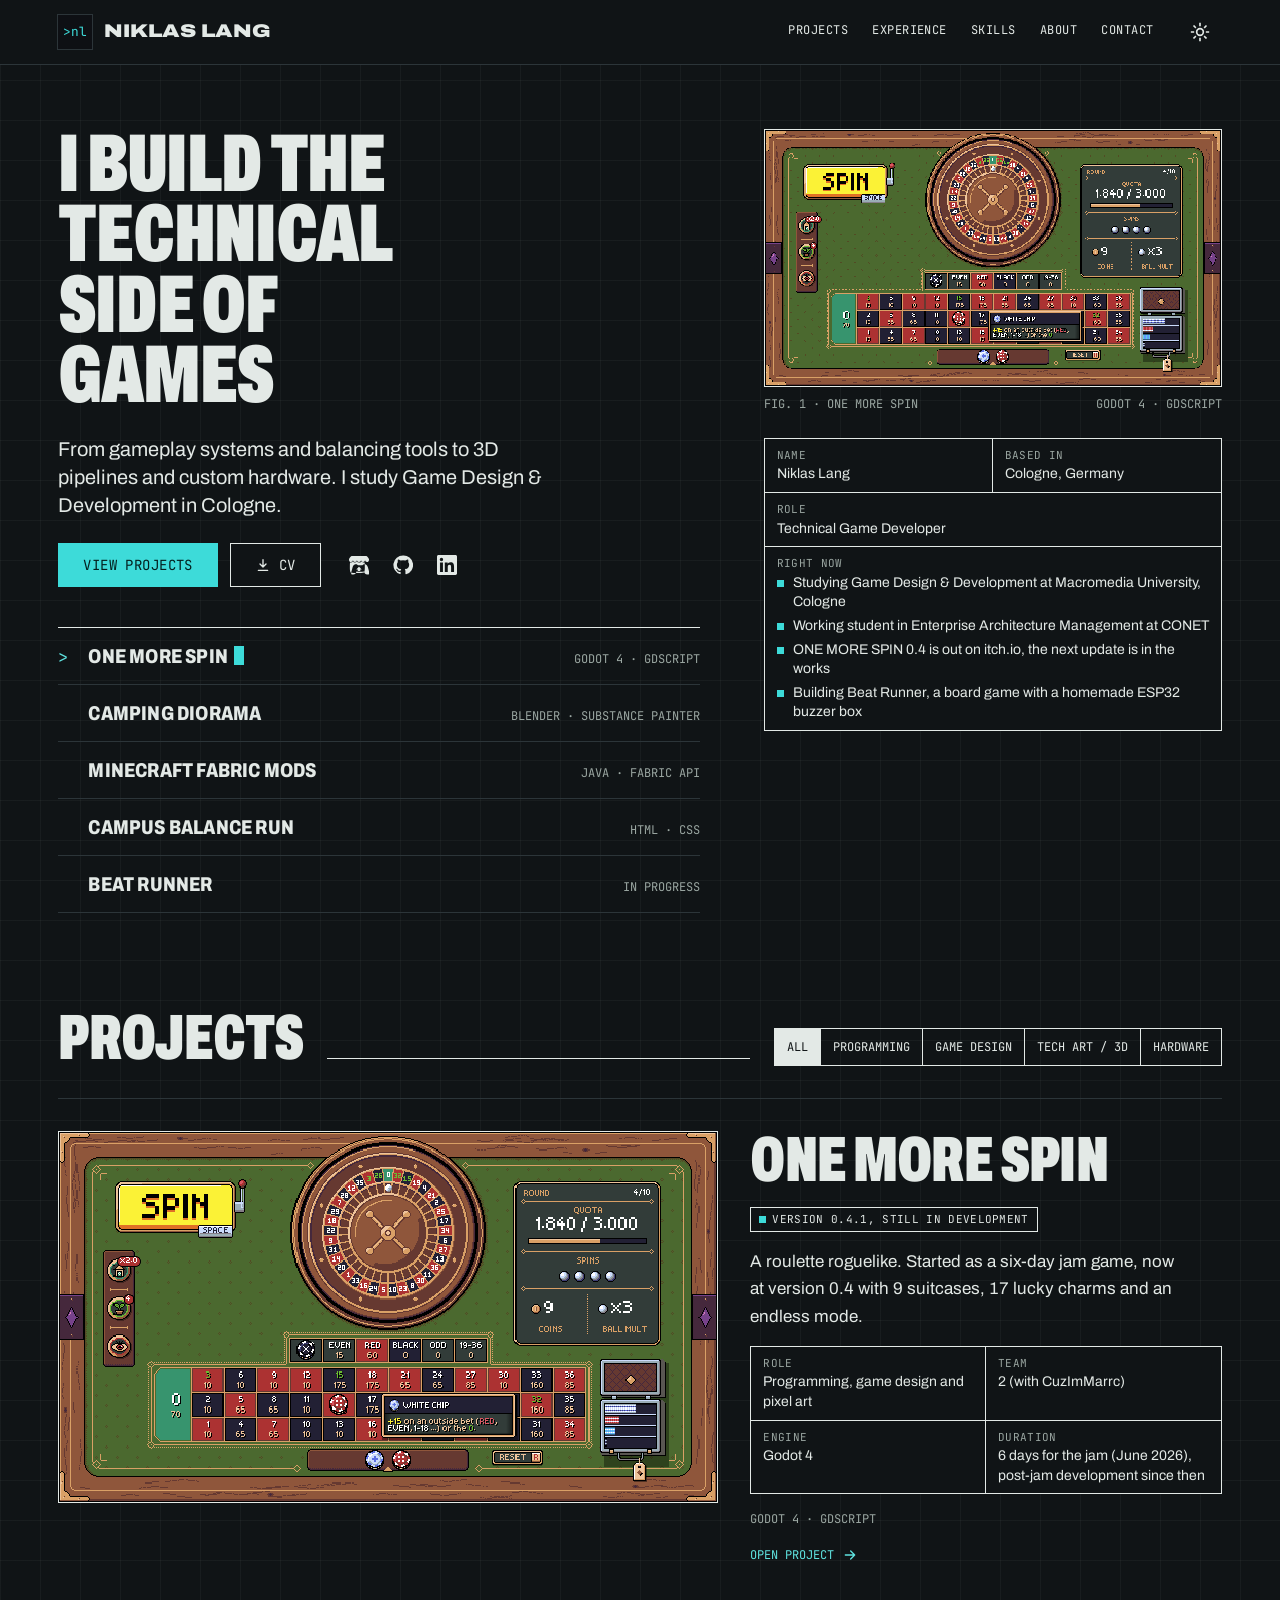
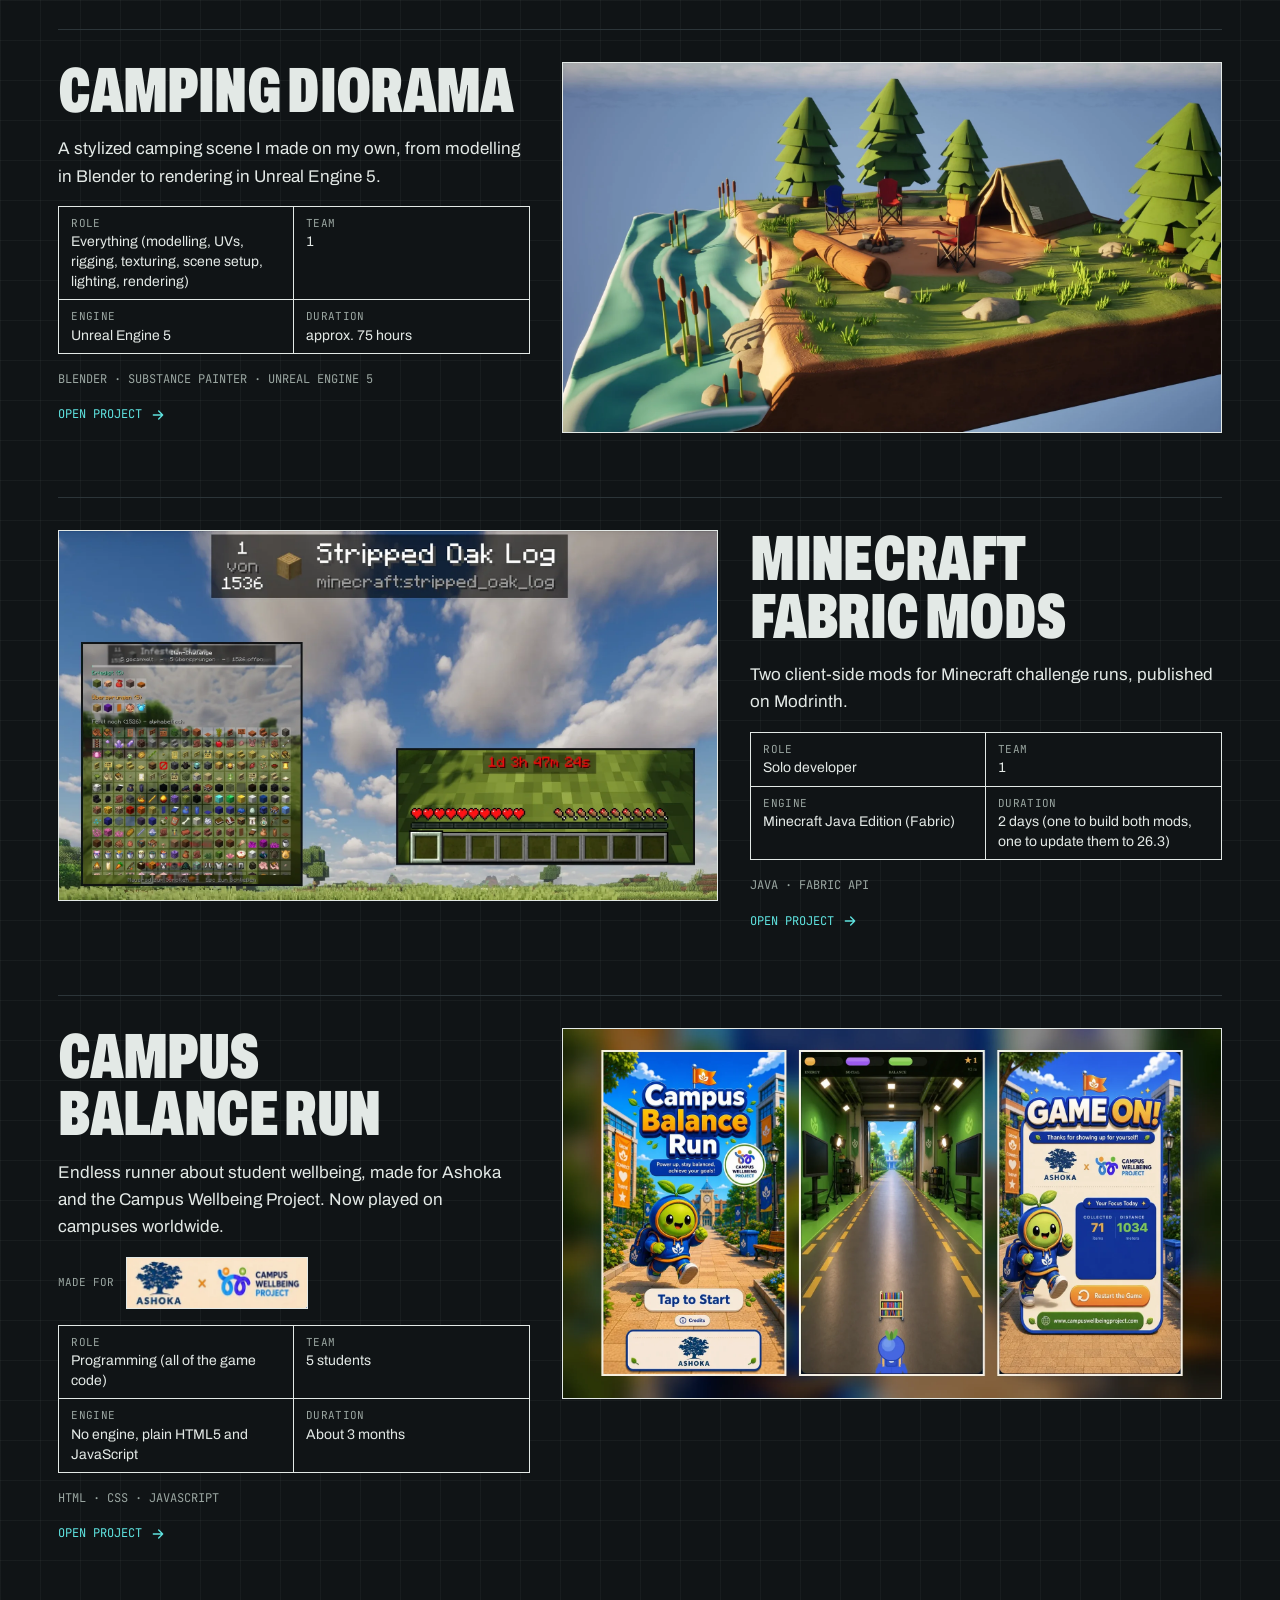
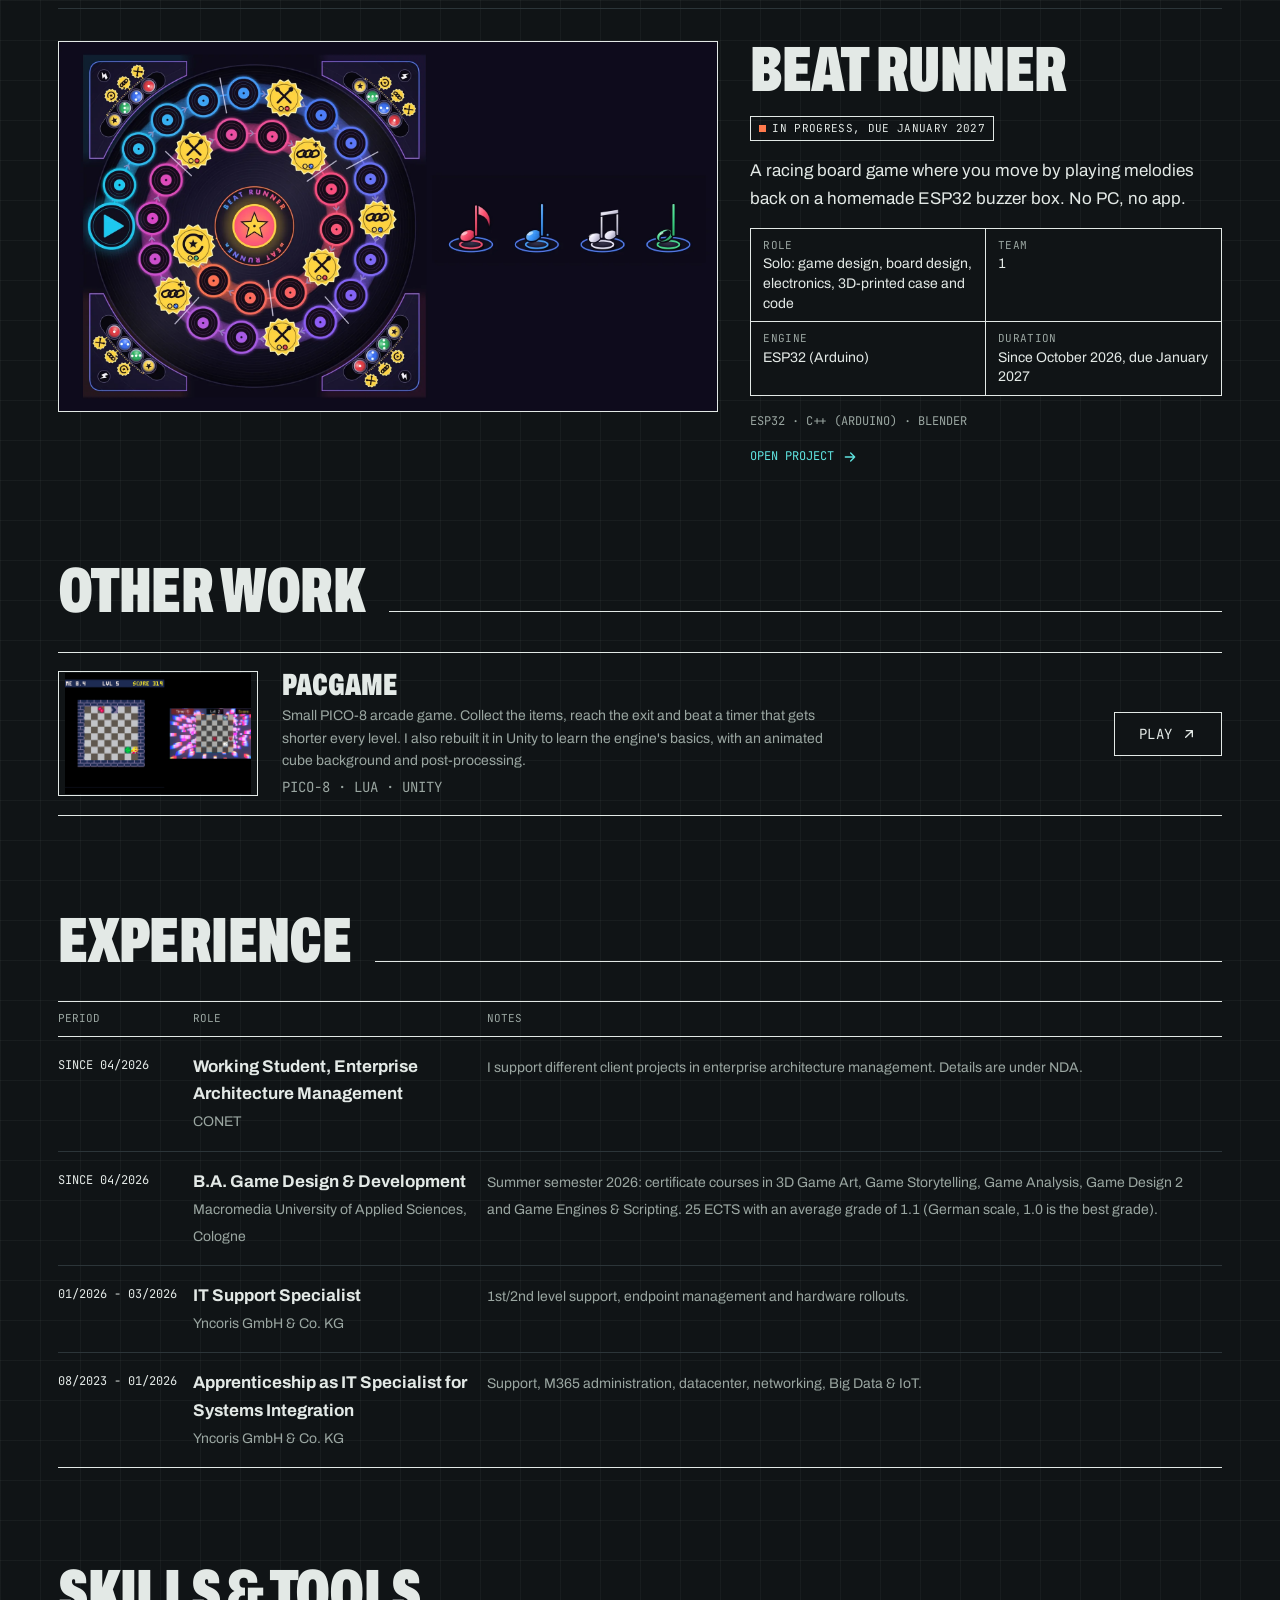
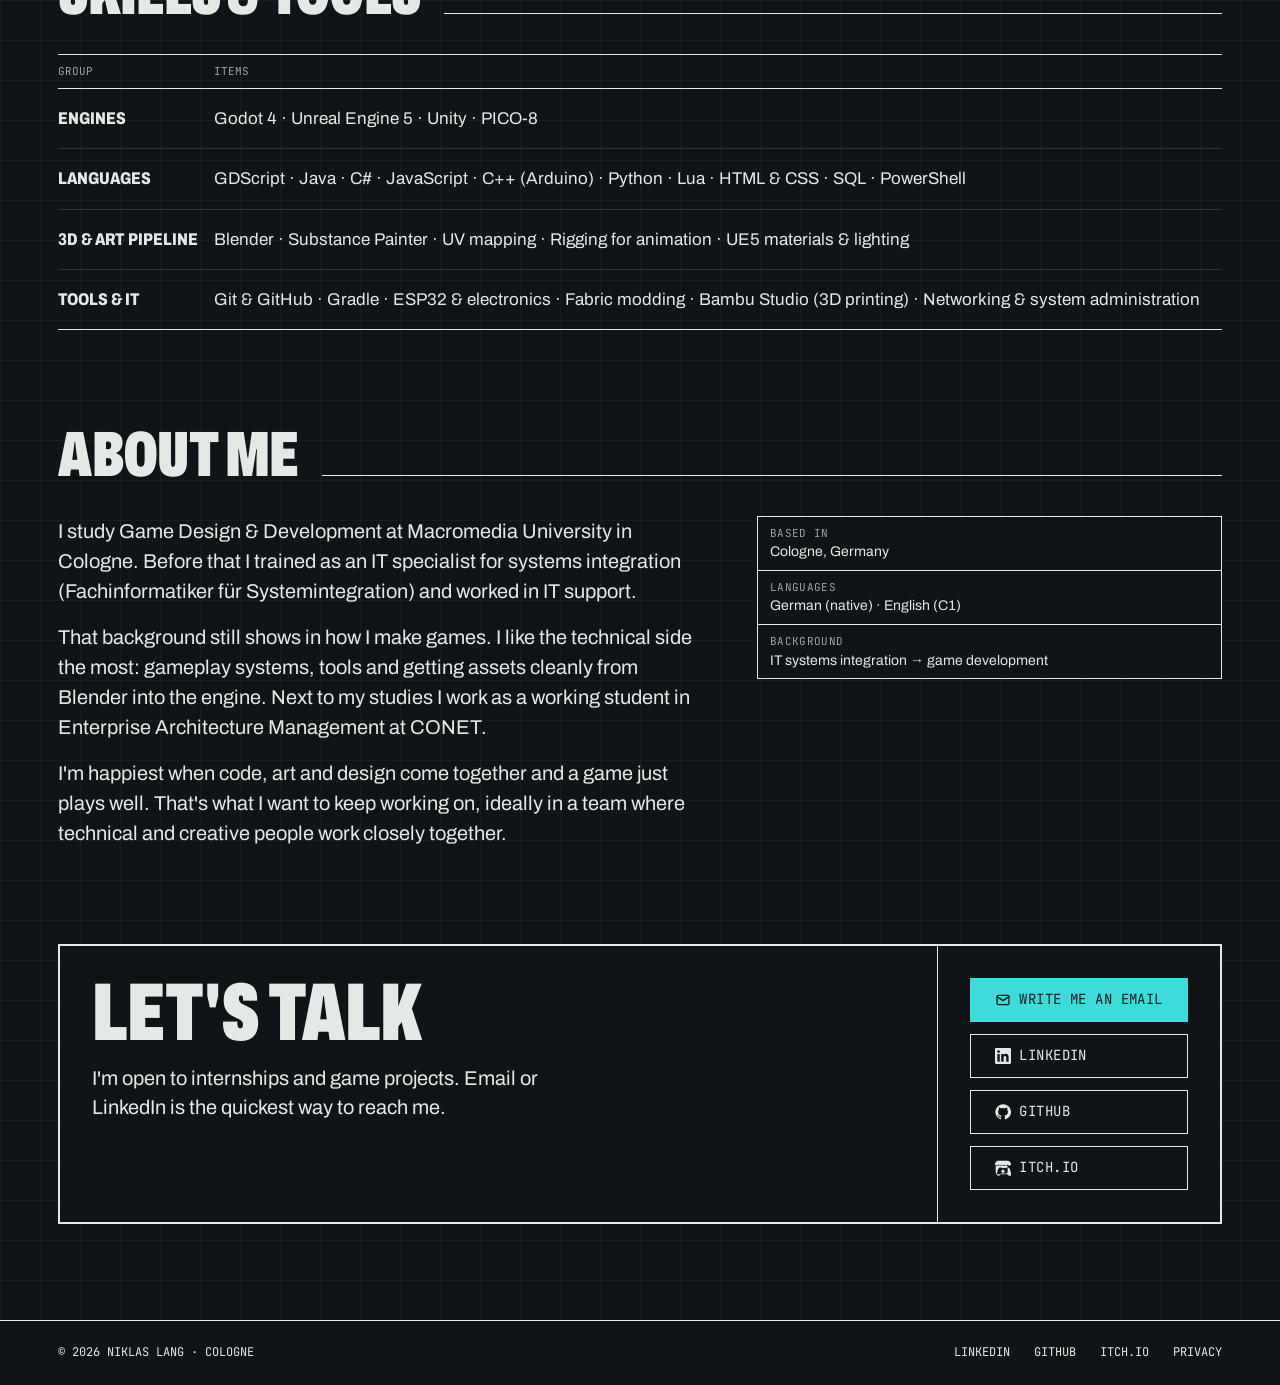
<file: index.html>
<!doctype html>
<html lang="en" data-theme="dark">
<head>
  <meta charset="utf-8">
  <meta name="viewport" content="width=device-width, initial-scale=1">
  <title>Niklas Lang | Technical Game Developer</title>
  <meta name="description" content="Portfolio of Niklas Lang, technical game developer from Cologne. Gameplay systems, balancing tools, 3D pipelines and custom hardware.">
  <meta property="og:title" content="Niklas Lang | Technical Game Developer">
  <meta property="og:description" content="Gameplay systems, balancing tools, 3D pipelines and custom hardware.">
  <meta property="og:url" content="https://opniki.github.io/">
  <meta property="og:type" content="website">
  <meta property="og:image" content="https://opniki.github.io/assets/og.jpg">
  <meta name="theme-color" content="#101416">
  <link rel="icon" href="data:image/svg+xml,%3Csvg xmlns='http://www.w3.org/2000/svg' viewBox='0 0 32 32'%3E%3Crect width='32' height='32' fill='%23121517'/%3E%3Ctext x='16' y='21' font-family='monospace' font-size='13' text-anchor='middle' fill='%233ddbd9'%3E%3Enl%3C/text%3E%3C/svg%3E">
  <link rel="preload" href="assets/fonts/archivo-var-latin.woff2" as="font" type="font/woff2" crossorigin>
  <!-- Theme and JS flag before first paint, so nothing flashes -->
  <script>
    (function () {
      var t = null;
      try { t = localStorage.getItem("theme"); } catch (e) {}
      if (!t) t = "dark"; // dark by default, the toggle switches to the light sheet
      document.documentElement.setAttribute("data-theme", t);
      document.documentElement.classList.add("js");
    })();
  </script>
  <link rel="stylesheet" href="css/style.css">
</head>
<body>
  <a class="skip-link" href="#main">Skip to content</a>

  <header class="site-header">
    <div class="container">
      <a class="brand" href="index.html" aria-label="Niklas Lang, home"><span class="brand-mark" aria-hidden="true">&gt;nl</span><span>Niklas Lang</span></a>
      <nav class="nav" id="nav" aria-label="Main">
        <a href="#projects">Projects</a>
        <a href="#experience">Experience</a>
        <a href="#skills">Skills</a>
        <a href="#about">About</a>
        <a href="#contact">Contact</a>
      </nav>
      <button class="icon-btn menu-toggle" type="button" aria-label="Open menu" aria-expanded="false" aria-controls="nav">
        <svg viewBox="0 0 24 24" fill="none" stroke="currentColor" stroke-width="2" stroke-linecap="square"><path d="M4 7h16M4 12h16M4 17h16"/></svg>
      </button>
      <button class="icon-btn theme-toggle" type="button" aria-label="Switch between light and dark sheet">
        <svg class="icon-moon" viewBox="0 0 24 24" fill="none" stroke="currentColor" stroke-width="2" stroke-linejoin="round"><path d="M21 12.8A9 9 0 1 1 11.2 3a7 7 0 0 0 9.8 9.8z"/></svg>
        <svg class="icon-sun" viewBox="0 0 24 24" fill="none" stroke="currentColor" stroke-width="2" stroke-linecap="square"><circle cx="12" cy="12" r="4"/><path d="M12 2v2M12 20v2M4.9 4.9l1.4 1.4M17.7 17.7l1.4 1.4M2 12h2M20 12h2M4.9 19.1l1.4-1.4M17.7 6.3l1.4-1.4"/></svg>
      </button>
    </div>
  </header>

  <main id="main">
    <!-- Hero: who I am first, then an index of the projects. Hovering an
         index row swaps the preview figure on the right. -->
    <section class="hero" aria-labelledby="hero-title">
      <div class="container hero-grid">
        <div class="hero-main">
          <h1 id="hero-title">I build the technical side of games</h1>
          <p class="hero-tagline" id="hero-tagline"></p>
          <div class="hero-actions" id="hero-actions">
            <a class="btn btn-primary" href="#projects">View projects</a>
          </div>
          <nav class="index" aria-label="Project index"><ol id="hero-index"></ol></nav>
        </div>
        <div class="hero-side">
          <figure class="preview" id="hero-preview" aria-hidden="true"></figure>
          <dl class="tblock" id="hero-block"></dl>
        </div>
      </div>
    </section>

    <section class="section" id="projects" aria-labelledby="projects-title">
      <div class="container">
        <div class="section-head">
          <h2 id="projects-title">Projects</h2>
          <div class="filters" id="filters" role="group" aria-label="Filter projects by category"></div>
        </div>
        <div class="parts" id="parts"></div>
      </div>
    </section>

    <section class="section" id="other" aria-labelledby="other-title">
      <div class="container">
        <div class="section-head"><h2 id="other-title">Other work</h2></div>
        <div class="other-list" id="other-list"></div>
      </div>
    </section>

    <section class="section" id="experience" aria-labelledby="exp-title">
      <div class="container">
        <div class="section-head"><h2 id="exp-title">Experience</h2></div>
        <table class="sheet-table">
          <thead><tr><th scope="col">Period</th><th scope="col">Role</th><th scope="col">Notes</th></tr></thead>
          <tbody id="timeline"></tbody>
        </table>
      </div>
    </section>

    <section class="section" id="skills" aria-labelledby="skills-title">
      <div class="container">
        <div class="section-head"><h2 id="skills-title">Skills &amp; tools</h2></div>
        <table class="sheet-table">
          <thead><tr><th scope="col">Group</th><th scope="col">Items</th></tr></thead>
          <tbody id="skills-body"></tbody>
        </table>
      </div>
    </section>

    <section class="section" id="about" aria-labelledby="about-title">
      <div class="container">
        <div class="section-head"><h2 id="about-title">About me</h2></div>
        <div class="about-grid">
          <div class="about-text" id="about-text"></div>
          <dl class="tblock" id="about-meta"></dl>
        </div>
      </div>
    </section>

    <section class="section" id="contact" aria-labelledby="contact-title">
      <div class="container">
        <div class="contact-sheet">
          <div>
            <h2 id="contact-title">Let's talk</h2>
            <p>I'm open to internships and game projects. Email or LinkedIn is the quickest way to reach me.</p>
          </div>
          <div class="contact-actions" id="contact-actions"></div>
        </div>
      </div>
    </section>
  </main>

  <footer class="site-footer">
    <div class="container">
      <span>© <span data-year></span> Niklas Lang · Cologne</span>
      <div class="footer-links" id="footer-links">
        <a href="privacy.html">Privacy</a>
      </div>
    </div>
  </footer>

  <script src="js/shared.js"></script>
  <script src="js/main.js"></script>
</body>
</html>
</file>
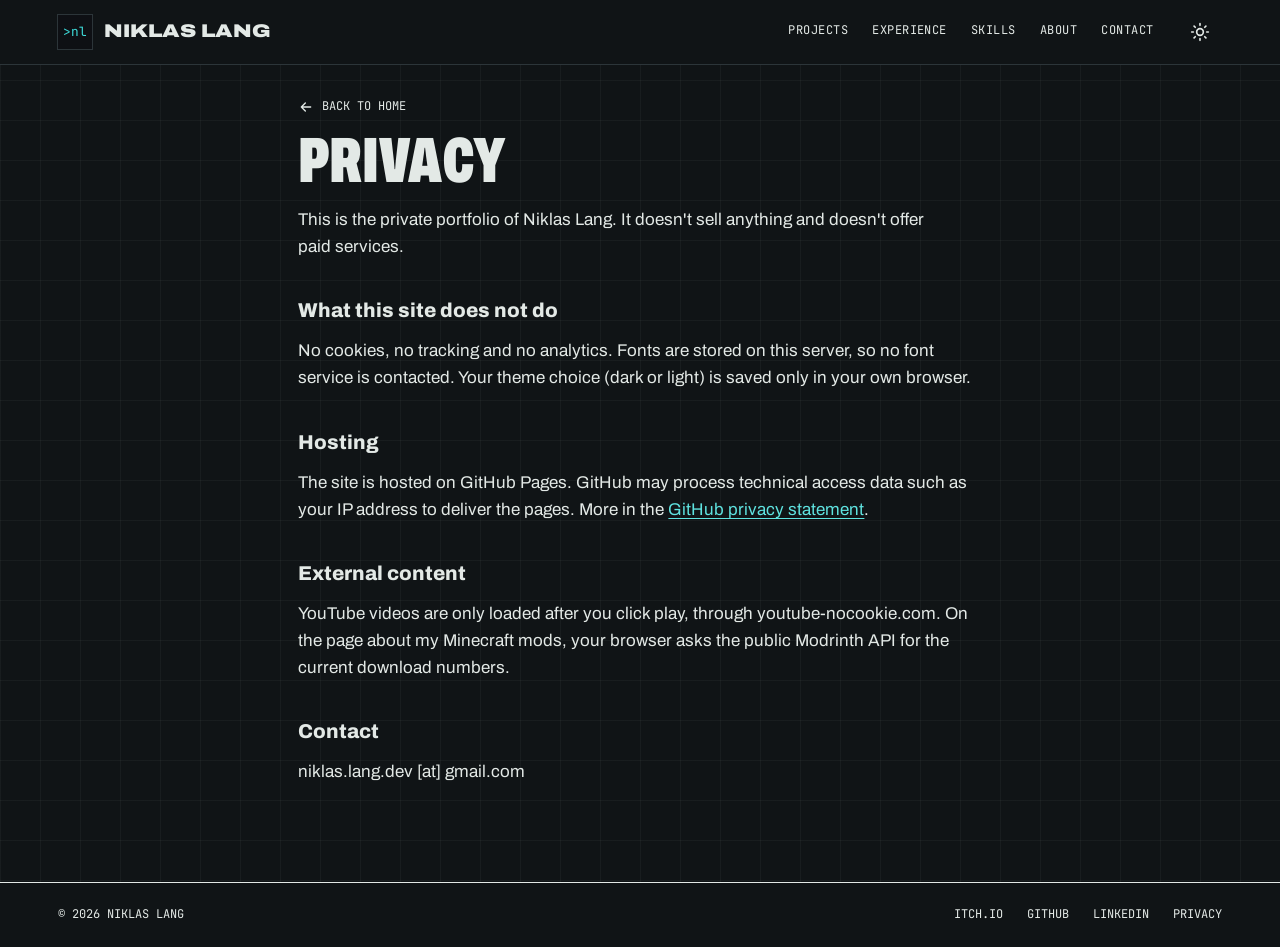
<file: privacy.html>
<!doctype html>
<html lang="en" data-theme="dark">
<head>
  <meta charset="utf-8">
  <meta name="viewport" content="width=device-width, initial-scale=1">
  <title>Privacy | Niklas Lang</title>
  <meta name="description" content="Privacy information for this website.">
  <meta property="og:title" content="Niklas Lang | Technical Game Developer">
  <meta property="og:description" content="Gameplay systems, 3D pipelines, mods and game jam projects.">
  <meta property="og:url" content="https://opniki.github.io/">
  <meta property="og:type" content="website">
  <meta property="og:image" content="https://opniki.github.io/assets/og.jpg">
  <link rel="icon" href="data:image/svg+xml,%3Csvg xmlns='http://www.w3.org/2000/svg' viewBox='0 0 32 32'%3E%3Crect width='32' height='32' fill='%23121517'/%3E%3Ctext x='16' y='21' font-family='monospace' font-size='13' text-anchor='middle' fill='%233ddbd9'%3E%3Enl%3C/text%3E%3C/svg%3E">
  <link rel="preload" href="assets/fonts/archivo-var-latin.woff2" as="font" type="font/woff2" crossorigin>
  <!-- Set the theme before first paint, so there is no flash of the wrong theme -->
  <script>
    (function () {
      var t = null;
      try { t = localStorage.getItem("theme"); } catch (e) {}
      if (!t) t = "dark"; // dark by default, the toggle switches to the light sheet
      document.documentElement.setAttribute("data-theme", t);
      document.documentElement.classList.add("js");
    })();
  </script>
  <link rel="stylesheet" href="css/style.css">
</head>
<body>
  <a class="skip-link" href="#main">Skip to content</a>

  <header class="site-header">
    <div class="container">
      <a class="brand" href="index.html" aria-label="Niklas Lang, home"><span class="brand-mark" aria-hidden="true">&gt;nl</span><span>Niklas Lang</span></a>
      <nav class="nav" id="nav" aria-label="Main">
        <a href="index.html#projects">Projects</a>
        <a href="index.html#experience">Experience</a>
        <a href="index.html#skills">Skills</a>
        <a href="index.html#about">About</a>
        <a href="index.html#contact">Contact</a>
      </nav>
      <button class="icon-btn menu-toggle" type="button" aria-label="Open menu" aria-expanded="false" aria-controls="nav">
        <svg viewBox="0 0 24 24" fill="none" stroke="currentColor" stroke-width="2" stroke-linecap="round"><path d="M4 7h16M4 12h16M4 17h16"/></svg>
      </button>
      <button class="icon-btn theme-toggle" type="button" aria-label="Toggle light and dark theme">
        <svg class="icon-moon" viewBox="0 0 24 24" fill="none" stroke="currentColor" stroke-width="2" stroke-linecap="round" stroke-linejoin="round"><path d="M21 12.8A9 9 0 1 1 11.2 3a7 7 0 0 0 9.8 9.8z"/></svg>
        <svg class="icon-sun" viewBox="0 0 24 24" fill="none" stroke="currentColor" stroke-width="2" stroke-linecap="round"><circle cx="12" cy="12" r="4"/><path d="M12 2v2M12 20v2M4.9 4.9l1.4 1.4M17.7 17.7l1.4 1.4M2 12h2M20 12h2M4.9 19.1l1.4-1.4M17.7 6.3l1.4-1.4"/></svg>
      </button>
    </div>
  </header>

    <main id="main">
    <div class="container legal">
      <a class="back-link" href="index.html"><svg viewBox="0 0 24 24" fill="none" stroke="currentColor" stroke-width="2" stroke-linecap="round" stroke-linejoin="round" aria-hidden="true"><path d="M5 12h14M13 6l6 6-6 6"/></svg>Back to home</a>
      <h1>Privacy</h1>
      <p>This is the private portfolio of Niklas Lang. It doesn't sell anything and doesn't offer paid services.</p>
      <h2>What this site does not do</h2>
      <p>No cookies, no tracking and no analytics. Fonts are stored on this server, so no font service is contacted. Your theme choice (dark or light) is saved only in your own browser.</p>
      <h2>Hosting</h2>
      <p>The site is hosted on GitHub Pages. GitHub may process technical access data such as your IP address to deliver the pages. More in the <a class="text-link" href="https://docs.github.com/en/site-policy/privacy-policies/github-general-privacy-statement" target="_blank" rel="noopener">GitHub privacy statement</a>.</p>
      <h2>External content</h2>
      <p>YouTube videos are only loaded after you click play, through youtube-nocookie.com. On the page about my Minecraft mods, your browser asks the public Modrinth API for the current download numbers.</p>
      <h2>Contact</h2>
      <p>niklas.lang.dev [at] gmail.com</p>
    </div>
  </main>

  <footer class="site-footer">
    <div class="container">
      <span>© <span data-year></span> Niklas Lang</span>
      <div class="footer-links" id="footer-links">
        <a href="https://opniki.itch.io/" target="_blank" rel="noopener">itch.io</a>
        <a href="https://github.com/OPNiki" target="_blank" rel="noopener">GitHub</a>
        <a href="https://www.linkedin.com/in/niklas-lang-9ab7a83b3/" target="_blank" rel="noopener">LinkedIn</a>
        <a href="privacy.html">Privacy</a>
      </div>
    </div>
  </footer>

  <script src="js/shared.js"></script>
  
</body>
</html>
</file>
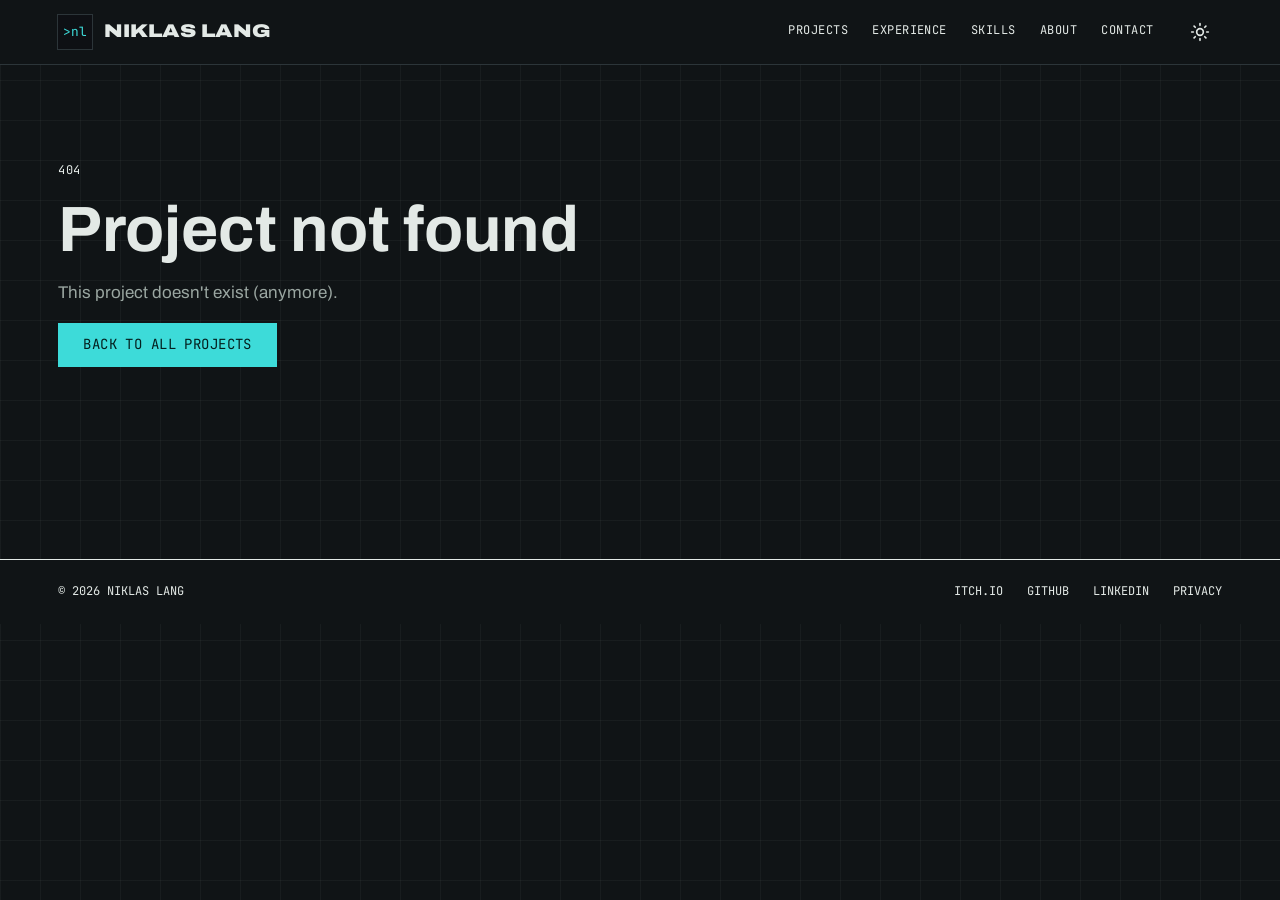
<file: project.html>
<!doctype html>
<html lang="en" data-theme="dark">
<head>
  <meta charset="utf-8">
  <meta name="viewport" content="width=device-width, initial-scale=1">
  <title>Project | Niklas Lang</title>
  <meta name="description" content="Project case study by Niklas Lang.">
  <meta property="og:title" content="Niklas Lang | Technical Game Developer">
  <meta property="og:description" content="Gameplay systems, 3D pipelines, mods and game jam projects.">
  <meta property="og:url" content="https://opniki.github.io/">
  <meta property="og:type" content="website">
  <meta property="og:image" content="https://opniki.github.io/assets/og.jpg">
  <link rel="icon" href="data:image/svg+xml,%3Csvg xmlns='http://www.w3.org/2000/svg' viewBox='0 0 32 32'%3E%3Crect width='32' height='32' fill='%23121517'/%3E%3Ctext x='16' y='21' font-family='monospace' font-size='13' text-anchor='middle' fill='%233ddbd9'%3E%3Enl%3C/text%3E%3C/svg%3E">
  <link rel="preload" href="assets/fonts/archivo-var-latin.woff2" as="font" type="font/woff2" crossorigin>
  <!-- Set the theme before first paint, so there is no flash of the wrong theme -->
  <script>
    (function () {
      var t = null;
      try { t = localStorage.getItem("theme"); } catch (e) {}
      if (!t) t = "dark"; // dark by default, the toggle switches to the light sheet
      document.documentElement.setAttribute("data-theme", t);
      document.documentElement.classList.add("js");
    })();
  </script>
  <link rel="stylesheet" href="css/style.css">
</head>
<body>
  <a class="skip-link" href="#main">Skip to content</a>

  <header class="site-header">
    <div class="container">
      <a class="brand" href="index.html" aria-label="Niklas Lang, home"><span class="brand-mark" aria-hidden="true">&gt;nl</span><span>Niklas Lang</span></a>
      <nav class="nav" id="nav" aria-label="Main">
        <a href="index.html#projects">Projects</a>
        <a href="index.html#experience">Experience</a>
        <a href="index.html#skills">Skills</a>
        <a href="index.html#about">About</a>
        <a href="index.html#contact">Contact</a>
      </nav>
      <button class="icon-btn menu-toggle" type="button" aria-label="Open menu" aria-expanded="false" aria-controls="nav">
        <svg viewBox="0 0 24 24" fill="none" stroke="currentColor" stroke-width="2" stroke-linecap="round"><path d="M4 7h16M4 12h16M4 17h16"/></svg>
      </button>
      <button class="icon-btn theme-toggle" type="button" aria-label="Toggle light and dark theme">
        <svg class="icon-moon" viewBox="0 0 24 24" fill="none" stroke="currentColor" stroke-width="2" stroke-linecap="round" stroke-linejoin="round"><path d="M21 12.8A9 9 0 1 1 11.2 3a7 7 0 0 0 9.8 9.8z"/></svg>
        <svg class="icon-sun" viewBox="0 0 24 24" fill="none" stroke="currentColor" stroke-width="2" stroke-linecap="round"><circle cx="12" cy="12" r="4"/><path d="M12 2v2M12 20v2M4.9 4.9l1.4 1.4M17.7 17.7l1.4 1.4M2 12h2M20 12h2M4.9 19.1l1.4-1.4M17.7 6.3l1.4-1.4"/></svg>
      </button>
    </div>
  </header>

    <main id="main">
    <div id="project-root" class="container"></div>
  </main>

  <footer class="site-footer">
    <div class="container">
      <span>© <span data-year></span> Niklas Lang</span>
      <div class="footer-links" id="footer-links">
        <a href="https://opniki.itch.io/" target="_blank" rel="noopener">itch.io</a>
        <a href="https://github.com/OPNiki" target="_blank" rel="noopener">GitHub</a>
        <a href="https://www.linkedin.com/in/niklas-lang-9ab7a83b3/" target="_blank" rel="noopener">LinkedIn</a>
        <a href="privacy.html">Privacy</a>
      </div>
    </div>
  </footer>

  <script src="js/shared.js"></script>
  <script src="js/project.js"></script>
</body>
</html>
</file>
<file: css/style.css>
/* ==========================================================================
   Niklas Lang – portfolio
   World: engineering drawing sheets. Paper, ink hairlines, one signal colour
   (turquoise) for "now" and actions, red-line orange only for callouts.
   Colours and sizes are the tokens in :root. Dark theme = the same sheet at night.
   ========================================================================== */

@font-face {
  font-family: "Archivo";
  src: url("../assets/fonts/archivo-var-latin.woff2") format("woff2");
  font-weight: 100 900;
  font-stretch: 62% 125%;
  font-display: swap;
}
@font-face {
  font-family: "JetBrains Mono";
  src: url("../assets/fonts/jetbrains-mono-latin-400-normal.woff2") format("woff2");
  font-weight: 400;
  font-display: swap;
}

:root {
  --paper: #eef1ef;
  --paper-2: #e3e8e5;
  --ink: #121517;
  --muted: #4a5450;
  --rule: #121517;
  --hair: #c3cbc7;
  --grid: rgba(18, 21, 23, 0.055);
  --signal: #1fb5b2;
  --signal-ink: #062625;
  --link: #0b6e6b;
  --redline: #e4572e;
  --code-bg: #e3e8e5;

  --sans: "Archivo", "Helvetica Neue", Arial, sans-serif;
  --mono: "JetBrains Mono", ui-monospace, Consolas, monospace;

  --fs-xs: 0.75rem;
  --fs-sm: 0.875rem;
  --fs-md: 1.0625rem;
  --fs-lg: 1.25rem;
  --fs-xl: clamp(1.6rem, 2.4vw, 2.1rem);
  --fs-2xl: clamp(2.4rem, 5vw, 4rem);
  --fs-hero: clamp(3rem, 6.4vw, 5.75rem);

  --space-1: 4px; --space-2: 8px; --space-3: 12px; --space-4: 16px; --space-5: 24px;
  --space-6: 32px; --space-7: 48px; --space-8: 64px; --space-9: 96px;

  --max: 1240px;
  --gutter: clamp(16px, 3vw, 40px);
  --ease-out: cubic-bezier(0.16, 1, 0.3, 1);
  color-scheme: light;
}

:root[data-theme="dark"] {
  --paper: #101416;
  --paper-2: #182024;
  --ink: #e3e9e6;
  --muted: #9aa6a1;
  --rule: #e3e9e6;
  --hair: #2c3539;
  --grid: rgba(227, 233, 230, 0.045);
  --signal: #3ddbd9;
  --signal-ink: #04201f;
  --link: #5fe3e0;
  --redline: #ff7a4d;
  --code-bg: #182024;
  color-scheme: dark;
}

/* ---------- Base ---------- */
*, *::before, *::after { box-sizing: border-box; }
* { margin: 0; }
html { -webkit-text-size-adjust: 100%; scroll-behavior: smooth; scroll-padding-top: 80px; }
@media (prefers-reduced-motion: reduce) { html { scroll-behavior: auto; } }
body {
  font-family: var(--sans);
  font-size: var(--fs-md);
  line-height: 1.6;
  color: var(--ink);
  background-color: var(--paper);
  background-image:
    linear-gradient(var(--grid) 1px, transparent 1px),
    linear-gradient(90deg, var(--grid) 1px, transparent 1px);
  background-size: 40px 40px;
  font-variant-numeric: tabular-nums;
  -webkit-font-smoothing: antialiased;
}
img, video, svg { display: block; max-width: 100%; }
img.pixel { image-rendering: pixelated; }
button { font: inherit; color: inherit; background: none; border: 0; cursor: pointer; }
a { color: inherit; }
h1, h2, h3 { line-height: 1.05; text-wrap: balance; }
p { text-wrap: pretty; }
::selection { background: var(--signal); color: var(--signal-ink); }
:focus-visible { outline: 2px solid var(--ink); outline-offset: 2px; box-shadow: 0 0 0 5px var(--signal); }
html { scrollbar-color: var(--muted) var(--paper); }
.mono { font-family: var(--mono); font-size: var(--fs-xs); letter-spacing: 0.02em; text-transform: uppercase; }
[hidden] { display: none !important; }

.container { width: 100%; max-width: var(--max); margin-inline: auto; padding-inline: var(--gutter); }

.skip-link { position: absolute; left: var(--space-4); top: -60px; z-index: 100; background: var(--ink); color: var(--paper); padding: var(--space-2) var(--space-4); }
.skip-link:focus { top: var(--space-4); }

/* ---------- Links & buttons ---------- */
.text-link { color: var(--link); text-decoration: underline; text-underline-offset: 3px; text-decoration-thickness: 1px; display: inline-flex; align-items: center; gap: 6px; }
.text-link:hover { text-decoration-thickness: 2px; }
.text-link svg, .btn svg { width: 16px; height: 16px; flex: none; }

.btn {
  display: inline-flex; align-items: center; gap: var(--space-2);
  min-height: 44px; padding: 0 var(--space-5);
  font-family: var(--mono); font-size: var(--fs-sm); text-transform: uppercase; letter-spacing: 0.03em;
  text-decoration: none; color: var(--ink);
  border: 1.5px solid var(--rule); background: var(--paper);
  transition: background-color 0.2s var(--ease-out), color 0.2s var(--ease-out), transform 0.2s var(--ease-out);
}
.btn:hover { background: var(--ink); color: var(--paper); }
.btn:active { transform: translateY(1px); }
.btn-primary { background: var(--signal); color: var(--signal-ink); border-color: var(--signal); }
.btn-primary:hover { background: var(--ink); color: var(--paper); border-color: var(--ink); }
.btn[aria-disabled="true"] { opacity: 0.5; pointer-events: none; }

.icon-btn { width: 44px; height: 44px; display: grid; place-items: center; color: var(--ink); }
.icon-btn svg { width: 20px; height: 20px; }
.icon-btn:hover { color: var(--link); }

/* ---------- Header ---------- */
.site-header { position: sticky; top: 0; z-index: 50; background: var(--paper); border-bottom: 1px solid var(--hair); transition: border-color 0.2s; }
.site-header.scrolled { border-bottom-color: var(--rule); }
.site-header .container { display: flex; align-items: center; gap: var(--space-5); min-height: 64px; }
.brand { display: flex; align-items: center; gap: var(--space-3); text-decoration: none; font-weight: 900; font-stretch: 125%; font-size: 1.15rem; letter-spacing: 0; text-transform: uppercase; margin-right: auto; }
.brand-mark { display: grid; place-items: center; width: 34px; height: 34px; background: var(--ink); color: var(--paper); font-family: var(--mono); font-weight: 400; font-stretch: 100%; font-size: 0.8rem; text-transform: none; color: var(--signal); }
:root[data-theme="dark"] .brand-mark { background: #0e1014; outline: 1px solid var(--hair); }
.nav { display: flex; gap: var(--space-5); }
.nav a { font-family: var(--mono); font-size: var(--fs-xs); text-transform: uppercase; letter-spacing: 0.04em; text-decoration: none; padding: var(--space-2) 0; border-bottom: 2px solid transparent; }
.nav a:hover { border-bottom-color: var(--ink); }
.nav a.active { border-bottom-color: var(--signal); }
.menu-toggle { display: none; }
.theme-toggle .icon-sun { display: none; }
:root[data-theme="dark"] .theme-toggle .icon-sun { display: block; }
:root[data-theme="dark"] .theme-toggle .icon-moon { display: none; }

@media (max-width: 820px) {
  .menu-toggle { display: grid; }
  .nav { position: absolute; left: 0; right: 0; top: 100%; flex-direction: column; gap: 0; background: var(--paper); border-bottom: 1.5px solid var(--rule); padding: var(--space-2) var(--gutter) var(--space-4); display: none; }
  .nav.open { display: flex; }
  .nav a { padding: var(--space-3) 0; font-size: var(--fs-sm); border-bottom: 1px solid var(--hair); }
}

/* ---------- Sections ---------- */
.section { padding-block: var(--space-9) 0; }
.section-head { display: flex; align-items: end; gap: var(--space-5); margin-bottom: var(--space-6); flex-wrap: wrap; }
.section-head h2, .sheet-title {
  font-size: var(--fs-2xl); font-weight: 900; font-stretch: 62%; text-transform: uppercase; letter-spacing: -0.01em; line-height: 0.9;
}
.section-head::after { content: ""; flex: 1 1 120px; height: 0; border-top: 1.5px solid var(--rule); margin-bottom: 0.45em; order: 1; }
.section-head .filters { order: 2; }
.section-sub { color: var(--muted); max-width: 60ch; }

/* ---------- Figure with callouts (the signature) ---------- */
.fig { position: relative; display: grid; grid-template-columns: minmax(0, 1fr); }
.fig-stage { position: relative; border: 1.5px solid var(--rule); background: var(--paper-2); }
.fig-stage img, .fig-stage video { width: 100%; height: auto; aspect-ratio: 16 / 9; object-fit: cover; }
.fig-caption { grid-column: 1; display: flex; justify-content: space-between; gap: var(--space-4); padding-top: var(--space-2); }
.fig-caption, .fig-caption * { font-family: var(--mono); font-size: var(--fs-xs); text-transform: uppercase; color: var(--muted); }
.fig-labels { list-style: none; padding: 0; display: grid; grid-template-columns: repeat(auto-fit, minmax(150px, 1fr)); gap: var(--space-3); margin-top: var(--space-6); }
.fig-label {
  position: relative; display: flex; gap: var(--space-2); align-items: baseline;
  font-family: var(--mono); font-size: var(--fs-xs); line-height: 1.45; padding: var(--space-2) var(--space-2);
  border: 1px solid var(--hair); background: var(--paper); cursor: default; transition: border-color 0.2s, background-color 0.2s;
}
.fig-label b { font-weight: 400; color: var(--redline); }
.fig-label:hover, .fig-label:focus-visible, .fig-label.is-on { border-color: var(--redline); }
.fig-marker {
  position: absolute; width: 22px; height: 22px; margin: -11px 0 0 -11px;
  display: grid; place-items: center; border-radius: 50%;
  background: var(--redline); color: #fff; border: 1.5px solid #fff;
  font-family: var(--mono); font-size: 11px; line-height: 1;
  box-shadow: 0 1px 4px rgba(0, 0, 0, 0.35);
  transition: transform 0.25s var(--ease-out), background-color 0.2s, color 0.2s;
}
.fig-marker.is-on { background: #fff; color: var(--redline); border-color: var(--redline); transform: scale(1.3); }
.fig-lines { position: absolute; inset: 0; width: 100%; height: 100%; pointer-events: none; overflow: visible; }
.fig-lines path { fill: none; stroke: var(--redline); stroke-width: 1.25; opacity: 0.75; transition: opacity 0.2s, stroke-width 0.2s; }
.fig-lines path.is-on { opacity: 1; stroke-width: 2; }
.fig.drawing .fig-lines path { stroke-dasharray: 1; stroke-dashoffset: 1; animation: draw 0.9s var(--ease-out) forwards; animation-delay: calc(var(--i) * 0.12s + 0.25s); }
@keyframes draw { to { stroke-dashoffset: 0; } }
.fig-caption { order: 1; }
.fig-labels { order: 2; }

@media (max-width: 700px) {
  .fig-lines { display: none; }
  .fig-labels { grid-template-columns: 1fr 1fr; gap: var(--space-2); margin-top: var(--space-3); }
}
@media (max-width: 420px) { .fig-labels { grid-template-columns: 1fr; } }

/* ---------- Revision line ---------- */
.revs { list-style: none; padding: 0; display: grid; grid-auto-flow: column; grid-auto-columns: 1fr; border-top: 1.5px solid var(--rule); }
.revs li { position: relative; padding: var(--space-3) var(--space-3) 0 0; font-family: var(--mono); font-size: var(--fs-xs); text-transform: uppercase; color: var(--muted); }
.revs li::before { content: ""; position: absolute; top: -6px; left: 0; width: 10px; height: 10px; background: var(--rule); }
.revs li strong { display: block; color: var(--ink); font-weight: 400; font-size: var(--fs-sm); }
.revs li.now::before { background: var(--signal); outline: 1.5px solid var(--rule); width: 12px; height: 12px; top: -7px; }
.revs li.now strong::after { content: " · now"; color: var(--link); }
.revs li.now ~ li { opacity: 0.6; }
@media (max-width: 560px) { .revs { grid-auto-flow: row; grid-template-columns: 1fr 1fr; row-gap: var(--space-4); } }

/* ---------- Title block (spec table) ---------- */
.tblock { border: 1.5px solid var(--rule); display: grid; grid-template-columns: 1fr 1fr; background: var(--paper); }
.tblock > div { padding: var(--space-2) var(--space-3); border-right: 1px solid var(--rule); border-bottom: 1px solid var(--rule); min-width: 0; }
.tblock > div:nth-child(2n) { border-right: 0; }
.tblock > .wide { grid-column: span 2; border-right: 0; }
.tblock > div:last-child, .tblock > div:nth-last-child(2):not(.wide):nth-child(odd) { border-bottom: 0; }
.tblock dt, .tblock .k { font-family: var(--mono); font-size: 0.6875rem; text-transform: uppercase; color: var(--muted); letter-spacing: 0.03em; }
.tblock dd, .tblock .v { margin: 0; font-size: var(--fs-sm); line-height: 1.4; }

/* ---------- Hero ---------- */
.hero { padding-block: var(--space-8) 0; }
.hero-grid { display: grid; grid-template-columns: minmax(0, 7fr) minmax(0, 5fr); gap: var(--space-8); align-items: start; }
.hero-main { display: grid; gap: var(--space-5); align-content: start; }
.hero-side { display: grid; gap: var(--space-5); }
.hero h1 { font-size: var(--fs-hero); font-weight: 900; font-stretch: 62%; text-transform: uppercase; line-height: 0.86; letter-spacing: -0.015em; max-width: 12ch; }
.hero-tagline { font-size: var(--fs-lg); line-height: 1.4; max-width: 44ch; }
.hero-actions { display: flex; flex-wrap: wrap; gap: var(--space-3); align-items: center; }
.hero-social { display: flex; gap: 0; margin-left: var(--space-1); }

/* project index: one row per project, the active row gets a caret and a
   blinking cursor block (the >nl mark from the profile picture) */
.index { margin-top: var(--space-4); }
.index ol { list-style: none; padding: 0; border-top: 1.5px solid var(--rule); }
.index a {
  display: grid; grid-template-columns: 22px minmax(0, 1fr) auto; align-items: baseline; gap: var(--space-2);
  padding: var(--space-3) 0; border-bottom: 1px solid var(--hair); text-decoration: none;
}
.idx-caret { font-family: var(--mono); color: var(--link); opacity: 0; transform: translateX(-6px); transition: opacity 0.2s, transform 0.25s var(--ease-out); }
.idx-title { font-size: var(--fs-lg); font-weight: 800; font-stretch: 80%; text-transform: uppercase; letter-spacing: 0.01em; transition: transform 0.25s var(--ease-out); }
.idx-meta { font-family: var(--mono); font-size: var(--fs-xs); text-transform: uppercase; color: var(--muted); text-align: right; }
.index li.is-active .idx-caret { opacity: 1; transform: none; }
.index li.is-active .idx-title::after {
  content: ""; display: inline-block; width: 0.5em; height: 0.95em; margin-left: 0.3em; vertical-align: -0.1em;
  background: var(--signal); animation: blink 1.1s steps(1) infinite;
}
@keyframes blink { 50% { opacity: 0; } }
@media (prefers-reduced-motion: reduce) { .index li.is-active .idx-title::after { animation: none; } }

.preview-stage { border: 1.5px solid var(--rule); background: var(--paper-2); aspect-ratio: 16 / 9; overflow: hidden; }
.preview-stage img { width: 100%; height: 100%; object-fit: cover; }
.preview.fit .preview-stage img { object-fit: contain; padding: var(--space-2); }
.preview .fig-caption { display: flex; justify-content: space-between; gap: var(--space-4); padding-top: var(--space-2); }
.now-list { list-style: none; padding: 0; display: grid; gap: var(--space-1); }
.now-list li { font-size: var(--fs-sm); line-height: 1.4; padding-left: 16px; position: relative; }
.now-list li::before { content: ""; position: absolute; left: 0; top: 0.5em; width: 7px; height: 7px; background: var(--signal); }

@media (max-width: 960px) {
  .hero { padding-top: var(--space-7); }
  .hero-grid { grid-template-columns: 1fr; gap: var(--space-6); }
  .preview { display: none; }  /* no hover on touch; the project list below shows every cover */
}
@media (max-width: 480px) { .idx-meta { display: none; } }
@media (max-width: 480px) {
  .brand { font-size: 0.95rem; white-space: nowrap; }
  .brand-mark { width: 30px; height: 30px; }
  .site-header .container { gap: var(--space-2); }
}

/* ---------- Filters ---------- */
.filters { display: flex; flex-wrap: wrap; gap: 0; border: 1.5px solid var(--rule); }
.filter { font-family: var(--mono); font-size: var(--fs-xs); text-transform: uppercase; padding: var(--space-2) var(--space-3); min-height: 36px; border-right: 1px solid var(--rule); }
.filter:last-child { border-right: 0; }
.filter:hover { background: var(--paper-2); }
.filter[aria-pressed="true"] { background: var(--ink); color: var(--paper); }

/* ---------- Parts list (featured projects) ---------- */
.parts { display: grid; gap: var(--space-8); }
.part { position: relative; display: grid; grid-template-columns: minmax(0, 7fr) minmax(0, 5fr); gap: var(--space-6); align-items: start; padding-top: var(--space-6); border-top: 1px solid var(--hair); }
.part.is-hidden { display: none; }
.part-media { position: relative; border: 1.5px solid var(--rule); overflow: hidden; background: var(--paper-2); aspect-ratio: 16 / 9; }
.part-media img, .part-media video, .part-media .placeholder { width: 100%; height: 100%; object-fit: cover; transition: transform 0.6s var(--ease-out); }
.part-media.fit img { object-fit: contain; padding: var(--space-3); }
.part-media.fit:hover img { transform: none; }
.part-media video { position: absolute; inset: 0; opacity: 0; transition: opacity 0.3s; }
.part.playing .part-media video { opacity: 1; }
/* crop marks: appear on hover like a selection on the drawing */
.part-media::before, .part-media::after { content: ""; position: absolute; width: 18px; height: 18px; z-index: 2; opacity: 0; transition: opacity 0.2s, inset 0.3s var(--ease-out); }
.part-media::before { top: 14px; left: 14px; border-top: 2px solid var(--signal); border-left: 2px solid var(--signal); }
.part-media::after { bottom: 14px; right: 14px; border-bottom: 2px solid var(--signal); border-right: 2px solid var(--signal); }
.part:hover .part-media::before, .part:focus-within .part-media::before { opacity: 1; top: 8px; left: 8px; }
.part:hover .part-media::after, .part:focus-within .part-media::after { opacity: 1; bottom: 8px; right: 8px; }
.part:hover .part-media img { transform: scale(1.02); }
.part-body { display: grid; gap: var(--space-4); }
.part-title { font-size: var(--fs-2xl); font-weight: 900; font-stretch: 62%; text-transform: uppercase; line-height: 0.9; letter-spacing: -0.01em; }
.part-title a { text-decoration: none; }
.part-title a::after { content: ""; position: absolute; inset: 0; z-index: 3; }
.part-title a:focus-visible { outline: none; box-shadow: none; }
.part:has(.part-title a:focus-visible) { outline: 2px solid var(--ink); outline-offset: 6px; }
.part-tagline { max-width: 52ch; }
.part-open { font-family: var(--mono); font-size: var(--fs-xs); text-transform: uppercase; display: inline-flex; align-items: center; gap: var(--space-2); color: var(--link); }
.part-open svg { width: 16px; height: 16px; transition: transform 0.25s var(--ease-out); }
.part:hover .part-open svg { transform: translateX(4px); }
.part:nth-child(even) { grid-template-columns: minmax(0, 5fr) minmax(0, 7fr); }
.part:nth-child(even) .part-media { order: 2; }

.tag { display: inline-flex; align-items: center; gap: 6px; font-family: var(--mono); font-size: 0.6875rem; text-transform: uppercase; letter-spacing: 0.03em; padding: 3px 8px; border: 1px solid var(--rule); vertical-align: middle; }
.tag::before { content: ""; width: 7px; height: 7px; background: var(--signal); }
.tag.soon::before { background: var(--redline); }
.partner { display: flex; align-items: center; gap: var(--space-3); flex-wrap: wrap; }
.partner .k { font-family: var(--mono); font-size: 0.6875rem; text-transform: uppercase; color: var(--muted); }
.partner img { height: 52px; width: auto; border: 1px solid var(--rule); }
.project-aside .partner { display: grid; gap: var(--space-2); }
.project-aside .partner img { height: auto; width: 100%; }
.tech { font-family: var(--mono); font-size: var(--fs-xs); text-transform: uppercase; color: var(--muted); }

@media (max-width: 860px) {
  .part, .part:nth-child(even) { grid-template-columns: 1fr; gap: var(--space-4); }
  .part:nth-child(even) .part-media { order: 0; }
}

/* ---------- Other work ---------- */
.other-list { border-top: 1.5px solid var(--rule); }
.other-row { display: grid; grid-template-columns: 200px minmax(0, 1fr) auto; gap: var(--space-5); align-items: center; padding: var(--space-4) 0; border-bottom: 1px solid var(--rule); }
.other-row button { border: 1px solid var(--rule); aspect-ratio: 16 / 10; overflow: hidden; cursor: zoom-in; }
.other-row button img { width: 100%; height: 100%; object-fit: cover; }
.other-row h3 { font-size: var(--fs-xl); font-weight: 900; font-stretch: 62%; text-transform: uppercase; }
.other-row p { color: var(--muted); font-size: var(--fs-sm); max-width: 70ch; margin-top: var(--space-1); }
@media (max-width: 640px) { .other-row { grid-template-columns: 1fr; } .other-row button { max-width: 320px; } }

/* ---------- Tables: experience, skills ---------- */
.sheet-table { width: 100%; border-collapse: collapse; border-top: 1.5px solid var(--rule); border-bottom: 1.5px solid var(--rule); }
.sheet-table th { text-align: left; font-family: var(--mono); font-weight: 400; font-size: 0.6875rem; text-transform: uppercase; color: var(--muted); padding: var(--space-2) var(--space-4) var(--space-2) 0; border-bottom: 1px solid var(--rule); }
.sheet-table td { padding: var(--space-4) var(--space-4) var(--space-4) 0; border-bottom: 1px solid var(--hair); vertical-align: top; font-size: var(--fs-md); }
.sheet-table tr:last-child td { border-bottom: 0; }
.sheet-table td.period { font-family: var(--mono); font-size: var(--fs-xs); text-transform: uppercase; white-space: nowrap; padding-top: calc(var(--space-4) + 3px); }
.sheet-table td strong { display: block; font-weight: 700; }
.sheet-table td .org { color: var(--muted); font-size: var(--fs-sm); }
.sheet-table td .note { color: var(--muted); font-size: var(--fs-sm); max-width: 60ch; }
.sheet-table td.group { font-weight: 800; font-stretch: 80%; text-transform: uppercase; white-space: nowrap; width: 1%; }
@media (max-width: 680px) {
  .sheet-table thead { display: none; }
  .sheet-table tr { display: grid; padding: var(--space-4) 0; border-bottom: 1px solid var(--hair); }
  .sheet-table tr:last-child { border-bottom: 0; }
  .sheet-table td { border: 0; padding: 0 0 var(--space-1); }
  .sheet-table td.period { padding-top: 0; }
}

/* ---------- About ---------- */
.about-grid { display: grid; grid-template-columns: minmax(0, 7fr) minmax(0, 5fr); gap: var(--space-7); align-items: start; }
.about-text { display: grid; gap: var(--space-4); max-width: 66ch; font-size: var(--fs-lg); line-height: 1.5; }
@media (max-width: 860px) { .about-grid { grid-template-columns: 1fr; } }

/* ---------- Contact: the closing title block ---------- */
.contact-sheet { border: 2px solid var(--rule); display: grid; grid-template-columns: minmax(0, 1fr) auto; background: var(--paper); }
.contact-sheet > div { padding: var(--space-6); }
.contact-sheet > div + div { border-left: 1.5px solid var(--rule); display: grid; align-content: center; gap: var(--space-3); }
.contact-sheet h2 { font-size: var(--fs-hero); font-weight: 900; font-stretch: 62%; text-transform: uppercase; line-height: 0.86; }
.contact-sheet p { margin-top: var(--space-4); max-width: 46ch; font-size: var(--fs-lg); line-height: 1.45; }
.contact-actions { display: grid; gap: var(--space-3); }
.contact-actions .btn { justify-content: flex-start; }
@media (max-width: 760px) { .contact-sheet { grid-template-columns: 1fr; } .contact-sheet > div + div { border-left: 0; border-top: 1.5px solid var(--rule); } }

/* ---------- Footer ---------- */
.site-footer { margin-top: var(--space-9); border-top: 1.5px solid var(--rule); background: var(--paper); }
.site-footer .container { display: flex; justify-content: space-between; align-items: center; gap: var(--space-4); min-height: 64px; flex-wrap: wrap; font-family: var(--mono); font-size: var(--fs-xs); text-transform: uppercase; }
.footer-links { display: flex; gap: var(--space-5); flex-wrap: wrap; }
.footer-links a { text-decoration: none; }
.footer-links a:hover { text-decoration: underline; text-underline-offset: 3px; }

/* No scroll-in animation: content is always visible. The page's motion is the
   index cursor and the callout lines drawing in on project pages. */

/* ---------- TODO + placeholders ---------- */
.todo { display: inline-flex; gap: 6px; align-items: center; color: var(--muted); }
.todo-pill { font-family: var(--mono); font-size: 0.6875rem; background: #f2c84b; color: #121517; padding: 1px 6px; }
.placeholder {
  display: grid; place-items: center; text-align: center; width: 100%; height: 100%; min-height: 180px;
  background: repeating-linear-gradient(135deg, transparent 0 10px, var(--hair) 10px 11px), var(--paper-2);
}
.placeholder div { background: var(--paper); border: 1px solid var(--rule); padding: var(--space-3) var(--space-4); display: grid; }
.placeholder span { font-weight: 800; font-stretch: 80%; text-transform: uppercase; }
.placeholder small { font-family: var(--mono); font-size: 0.6875rem; text-transform: uppercase; color: var(--muted); }

/* ==========================================================================
   Project page
   ========================================================================== */
.project-hero { padding-top: var(--space-6); display: grid; gap: var(--space-4); }
.back-link { display: inline-flex; align-items: center; gap: var(--space-2); font-family: var(--mono); font-size: var(--fs-xs); text-transform: uppercase; text-decoration: none; justify-self: start; }
.back-link svg { width: 16px; height: 16px; transform: rotate(180deg); }
.back-link:hover { color: var(--link); }
.project-title-row { display: flex; flex-wrap: wrap; align-items: end; gap: var(--space-4); }
.project-title-row h1 { font-size: clamp(3.2rem, 9vw, 6rem); font-weight: 900; font-stretch: 62%; text-transform: uppercase; line-height: 0.85; letter-spacing: -0.015em; }
.project-title-row .tag { margin-bottom: 0.6em; }
.project-tagline { font-size: var(--fs-lg); max-width: 60ch; line-height: 1.45; }
.project-figure { margin-top: var(--space-6); }
.project-revs { margin-top: var(--space-6); }

.media-frame { position: relative; border: 1.5px solid var(--rule); background: var(--paper-2); overflow: hidden; }
.media-frame img, .media-frame video, .media-frame iframe { width: 100%; aspect-ratio: 16 / 9; object-fit: contain; border: 0; }
.media-frame.portrait { aspect-ratio: 16 / 9; }
.media-frame.portrait img:not(.blur-bg) { position: relative; height: 100%; object-fit: contain; }
.blur-bg { position: absolute; inset: 0; height: 100%; filter: blur(24px) brightness(0.7); transform: scale(1.1); }
.yt-poster { position: relative; display: block; width: 100%; }
.yt-play { position: absolute; left: 50%; top: 50%; transform: translate(-50%, -50%); display: inline-flex; align-items: center; gap: var(--space-2); background: var(--signal); color: var(--signal-ink); padding: var(--space-3) var(--space-5); font-family: var(--mono); font-size: var(--fs-sm); text-transform: uppercase; border: 1.5px solid var(--signal-ink); }
.yt-play svg { width: 18px; height: 18px; }
.yt-poster:hover .yt-play { background: var(--paper); color: var(--ink); }
.yt-note { position: absolute; left: var(--space-3); bottom: var(--space-3); font-family: var(--mono); font-size: 0.6875rem; background: var(--paper); color: var(--ink); padding: 2px 6px; }

.project-layout { display: grid; grid-template-columns: minmax(0, 1fr) 340px; gap: var(--space-8); margin-top: var(--space-8); align-items: start; }
.project-main { display: grid; gap: var(--space-8); min-width: 0; }
.project-aside { position: sticky; top: 88px; display: grid; gap: var(--space-5); }
@media (max-width: 980px) {
  .project-layout { grid-template-columns: 1fr; gap: var(--space-7); }
  .project-aside { position: static; grid-row: 1; }
}

.block h2 { font-size: var(--fs-xl); font-weight: 900; font-stretch: 62%; text-transform: uppercase; display: flex; align-items: baseline; gap: var(--space-4); margin-bottom: var(--space-4); }
.block h2::after { content: ""; flex: 1; border-top: 1px solid var(--rule); transform: translateY(-0.3em); }
.block h2 .mono { display: none; }
.prose { max-width: 68ch; }
.callout { padding: var(--space-5); border: 1.5px solid var(--rule); background: var(--paper); max-width: none; }

.built-list { list-style: none; padding: 0; display: grid; border-top: 1px solid var(--rule); }
.built-list li { display: grid; grid-template-columns: 28px 1fr; padding: var(--space-3) 0; border-bottom: 1px solid var(--hair); }
.built-list li::before { content: ""; width: 9px; height: 9px; border: 1.5px solid var(--rule); margin-top: 0.55em; }

.flow { list-style: none; padding: 0; counter-reset: step; display: grid; grid-template-columns: repeat(auto-fit, minmax(150px, 1fr)); border: 1.5px solid var(--rule); }
.flow-step { counter-increment: step; padding: var(--space-4); border-right: 1px solid var(--rule); display: grid; gap: var(--space-2); align-content: start; font-size: var(--fs-sm); position: relative; }
.flow-step:last-child { border-right: 0; }
.flow-step::before { content: counter(step); font-family: var(--mono); font-size: var(--fs-xs); color: var(--redline); }
.flow-step strong { font-weight: 800; font-stretch: 80%; text-transform: uppercase; font-size: var(--fs-md); }
.flow-step span { color: var(--muted); }
@media (max-width: 700px) { .flow { grid-template-columns: 1fr; } .flow-step { border-right: 0; border-bottom: 1px solid var(--rule); } .flow-step:last-child { border-bottom: 0; } }

.devlog { display: grid; border-top: 1px solid var(--rule); }
.devlog-item { display: grid; grid-template-columns: 120px 1fr; gap: var(--space-5); padding: var(--space-4) 0; border-bottom: 1px solid var(--hair); }
.devlog-when { color: var(--muted); padding-top: 4px; }
.devlog-item h3 { font-size: var(--fs-md); font-weight: 800; margin-bottom: var(--space-1); }
.devlog-item p { color: var(--muted); font-size: var(--fs-sm); max-width: 66ch; }
@media (max-width: 560px) { .devlog-item { grid-template-columns: 1fr; gap: var(--space-1); } }

.breakdown { display: grid; gap: var(--space-7); }
.breakdown-step h3 { display: flex; gap: var(--space-3); align-items: baseline; font-size: var(--fs-lg); font-weight: 800; margin-bottom: var(--space-2); }
.breakdown-step h3 .mono { color: var(--redline); }
.breakdown-step .gallery { margin-top: var(--space-4); }

/* columns follow the image count, so the last row is never a lone orphan (set in project.js) */
.gallery { display: grid; grid-template-columns: repeat(var(--cols, 3), minmax(0, 1fr)); gap: var(--space-3); }
@media (max-width: 560px) { .gallery { grid-template-columns: repeat(2, minmax(0, 1fr)); } }
.gallery.portraits { grid-template-columns: repeat(auto-fill, minmax(140px, 1fr)); }
.gallery-item { border: 1px solid var(--rule); overflow: hidden; aspect-ratio: 16 / 10; cursor: zoom-in; background: var(--paper-2); }
.gallery.portraits .gallery-item { aspect-ratio: 9 / 16; }
.gallery-item img { width: 100%; height: 100%; object-fit: cover; transition: transform 0.5s var(--ease-out); }
.gallery-item:hover img { transform: scale(1.03); }

.snippet { display: grid; gap: var(--space-3); }
.code-frame { border: 1.5px solid var(--rule); background: var(--code-bg); }
.code-head { display: flex; justify-content: space-between; align-items: center; gap: var(--space-3); padding: var(--space-2) var(--space-4); border-bottom: 1px solid var(--rule); }
.code-head .mono { color: var(--muted); }
.code-frame pre { overflow-x: auto; padding: var(--space-4); font-family: var(--mono); font-size: 0.8125rem; line-height: 1.6; tab-size: 4; }

/* aside */
.facts h2, .aside-title { font-family: var(--mono); font-weight: 400; font-size: var(--fs-xs); text-transform: uppercase; color: var(--muted); margin-bottom: var(--space-2); }
.facts dl { border: 1.5px solid var(--rule); background: var(--paper); }
.fact { padding: var(--space-2) var(--space-3); border-bottom: 1px solid var(--rule); }
.fact:last-child { border-bottom: 0; }
.fact dt { font-family: var(--mono); font-size: 0.6875rem; text-transform: uppercase; color: var(--muted); }
.fact dd { margin: 0; font-size: var(--fs-sm); line-height: 1.45; }
.stats { display: grid; grid-template-columns: 1fr 1fr; border: 1.5px solid var(--rule); background: var(--paper); }
.stat { padding: var(--space-3); border-right: 1px solid var(--rule); }
.stat:last-child { border-right: 0; }
.stat-num { font-size: var(--fs-xl); font-weight: 900; font-stretch: 80%; }
.stat-label { font-size: var(--fs-xs); color: var(--muted); }
.stat-live { font-family: var(--mono); font-size: 0.625rem; text-transform: uppercase; color: var(--link); margin-top: var(--space-1); }
.stat-live.offline { color: var(--muted); }
.link-buttons { display: grid; gap: var(--space-2); }
.link-buttons .btn { justify-content: space-between; }

.wip-note { display: flex; gap: var(--space-3); align-items: center; padding: var(--space-4); border: 1.5px dashed var(--rule); font-size: var(--fs-sm); }

.project-nav { display: grid; grid-template-columns: 1fr 1fr; margin-top: var(--space-9); border: 1.5px solid var(--rule); background: var(--paper); }
.project-nav-link { display: flex; align-items: center; gap: var(--space-4); padding: var(--space-5); text-decoration: none; }
.project-nav-link + .project-nav-link { border-left: 1.5px solid var(--rule); justify-content: flex-end; text-align: right; }
.project-nav-link:hover { background: var(--paper-2); }
.project-nav-link strong { display: block; font-size: var(--fs-xl); font-weight: 900; font-stretch: 62%; text-transform: uppercase; line-height: 1; }
.project-nav-link .mono { color: var(--muted); }
.card-arrow svg { width: 22px; height: 22px; }
.project-nav-link.prev .card-arrow svg { transform: rotate(180deg); }
@media (max-width: 600px) { .project-nav { grid-template-columns: 1fr; } .project-nav-link + .project-nav-link { border-left: 0; border-top: 1.5px solid var(--rule); } }

.not-found { padding-block: var(--space-9); display: grid; gap: var(--space-4); justify-items: start; }

/* ---------- Legal ---------- */
.legal { padding-top: var(--space-6); max-width: 760px; display: grid; gap: var(--space-4); }
.legal h1 { font-size: var(--fs-2xl); font-weight: 900; font-stretch: 62%; text-transform: uppercase; line-height: 0.9; }
.legal h2 { font-size: var(--fs-lg); font-weight: 800; margin-top: var(--space-5); }

/* ---------- Lightbox ---------- */
.lightbox { position: fixed; inset: 0; z-index: 200; background: rgba(10, 12, 13, 0.94); color: #e3e9e6; display: none; grid-template-rows: auto 1fr auto; }
.lightbox.open { display: grid; }
.lb-top { display: flex; justify-content: space-between; align-items: center; padding: var(--space-3) var(--space-4); }
.lb-stage { display: grid; grid-template-columns: 56px 1fr 56px; align-items: center; min-height: 0; padding: 0 var(--space-2); }
.lb-stage img { max-height: 80vh; margin: auto; object-fit: contain; border: 1px solid #3a4448; }
.lb-btn { width: 48px; height: 48px; display: grid; place-items: center; color: #e3e9e6; border: 1px solid #3a4448; }
.lb-btn:hover { background: #e3e9e6; color: #121517; }
.lb-btn svg { width: 20px; height: 20px; }
.lb-prev svg { transform: rotate(180deg); }
.lb-caption { text-align: center; padding: var(--space-4); font-family: var(--mono); font-size: var(--fs-xs); text-transform: uppercase; color: #9aa6a1; }
</file>
